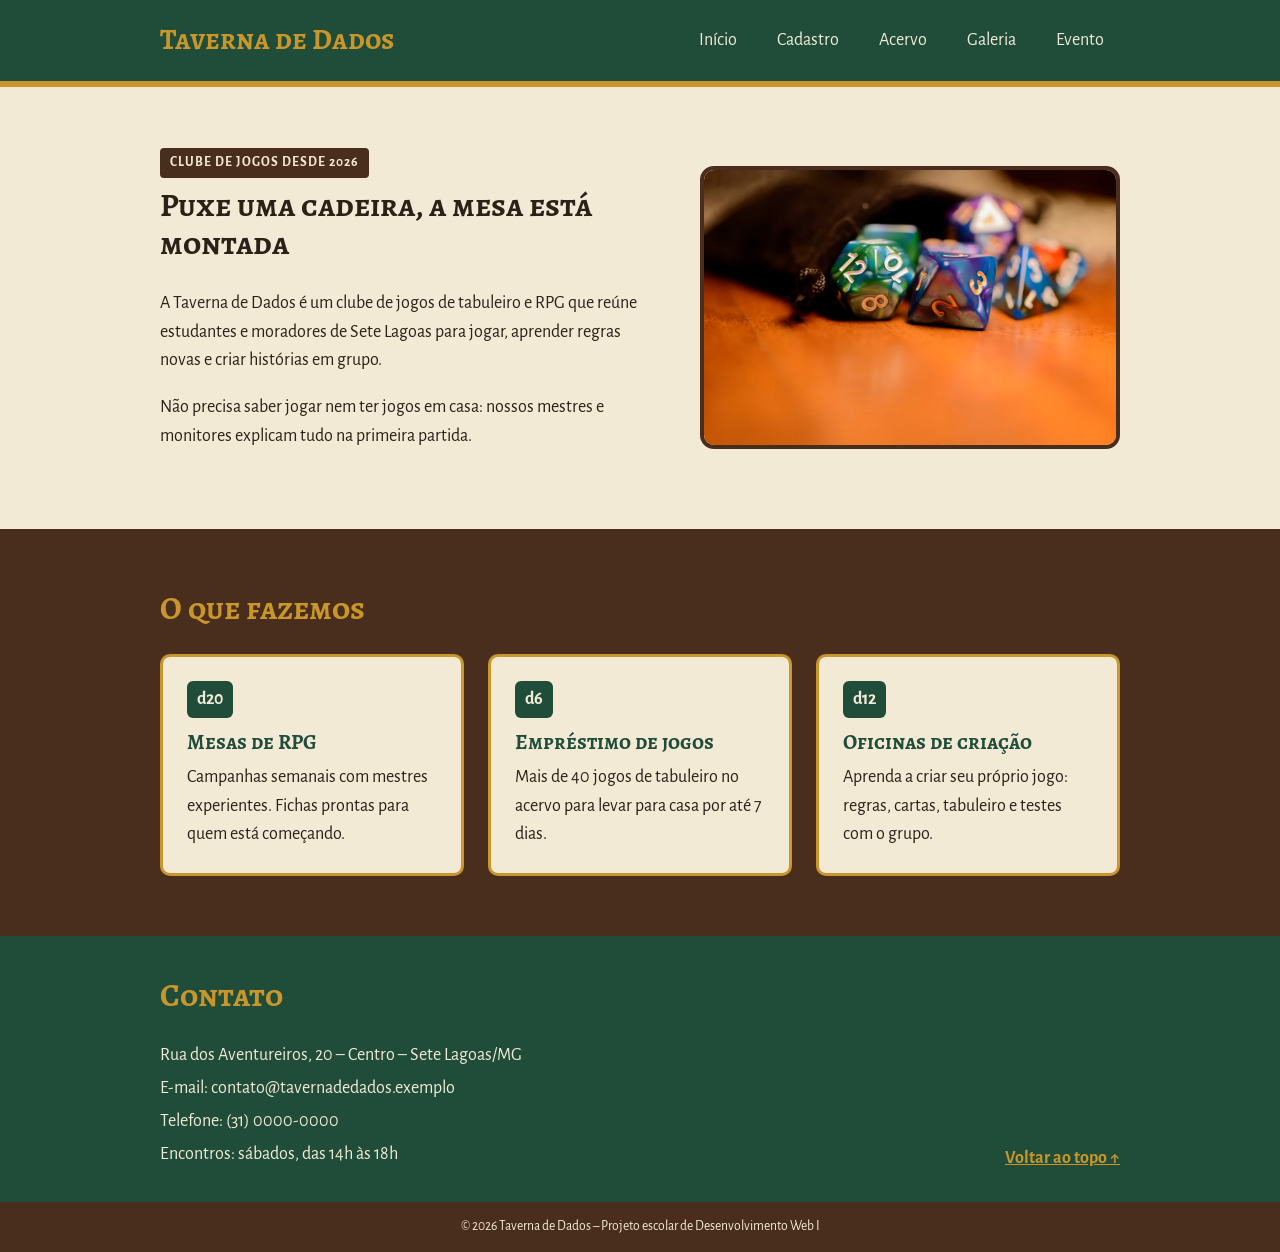
<file: index.html>
<!DOCTYPE html>
<html lang="pt-BR">
<head>
    <meta charset="UTF-8">
    <!-- Leva quem abre o endereço principal direto para a página inicial -->
    <meta http-equiv="refresh" content="0; url=exercicio1/index.html">
    <title>Taverna de Dados</title>
    <link rel="icon" type="image/png" href="exercicio1/img/icone.png">
</head>
<body>
    <p><a href="exercicio1/index.html">Ir para a Taverna de Dados</a></p>
</body>
</html>
</file>
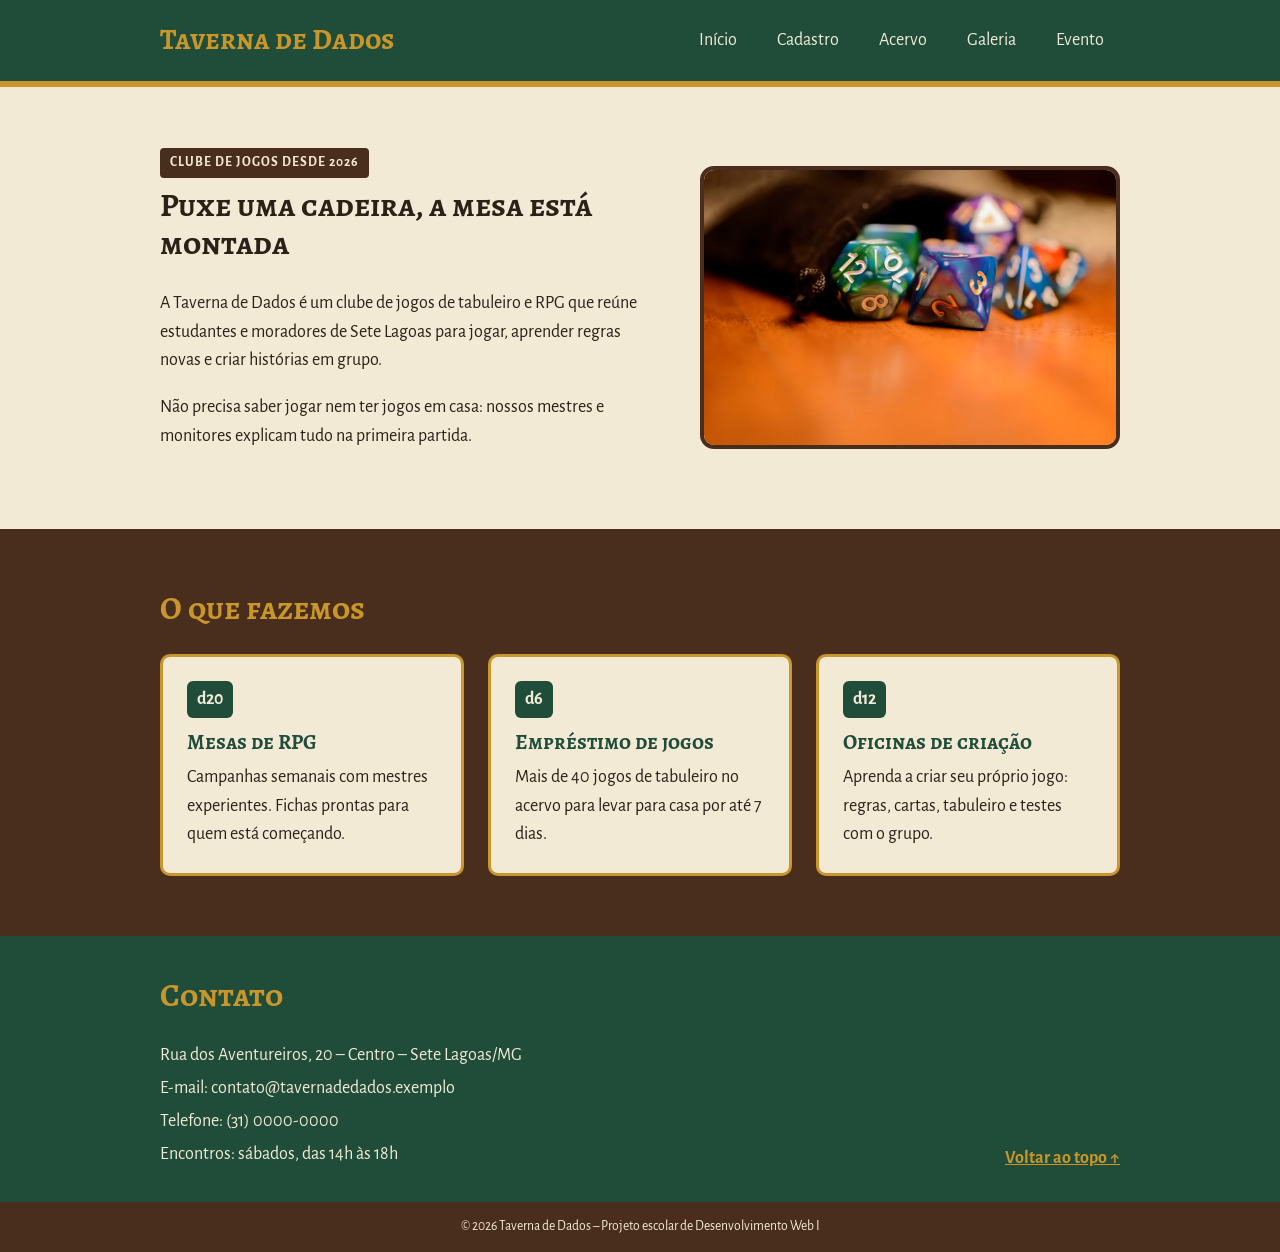
<file: exercicio1/index.html>
<!DOCTYPE html>
<html lang="pt-BR">
<head>
    <meta charset="UTF-8">
    <meta name="viewport" content="width=device-width, initial-scale=1.0">
    <title>Taverna de Dados | Clube de Jogos de Tabuleiro e RPG</title>
    <link rel="preconnect" href="https://fonts.googleapis.com">
    <link href="https://fonts.googleapis.com/css2?family=Alegreya+SC:wght@700&family=Alegreya+Sans:wght@400;700&display=swap" rel="stylesheet">
    <link rel="icon" type="image/png" href="img/icone.png">
    <link rel="stylesheet" href="css/estilo.css?v=2">
</head>
<body>

    <header id="topo">
        <div class="container cabecalho">
            <h1 class="logo">Taverna de Dados</h1>
            <nav>
                <ul class="menu">
                    <li><a href="../exercicio1/index.html">Início</a></li>
                    <li><a href="../exercicio2/index.html">Cadastro</a></li>
                    <li><a href="../exercicio3/index.html">Acervo</a></li>
                    <li><a href="../exercicio4/index.html">Galeria</a></li>
                    <li><a href="../exercicio5/index.html">Evento</a></li>
                </ul>
            </nav>
        </div>
    </header>

    <main>

        <section id="sobre" class="secao">
            <div class="container apresentacao">
                <div class="texto">
                    <p class="etiqueta">Clube de jogos desde 2026</p>
                    <h2>Puxe uma cadeira, a mesa está montada</h2>
                    <p>
                        A Taverna de Dados é um clube de jogos de tabuleiro e RPG
                        que reúne estudantes e moradores de Sete Lagoas para jogar,
                        aprender regras novas e criar histórias em grupo.
                    </p>
                    <p>
                        Não precisa saber jogar nem ter jogos em casa: nossos
                        mestres e monitores explicam tudo na primeira partida.
                    </p>
                </div>
                <img class="imagem-destaque"
                     src="img/dados-rpg.jpg"
                     alt="Dados de RPG coloridos em tons de azul, verde e roxo saindo de um saquinho preto sobre uma mesa de madeira">
            </div>
        </section>

        <section id="servicos" class="secao secao-escura">
            <div class="container">
                <h2>O que fazemos</h2>
                <div class="lista-servicos">
                    <article class="servico">
                        <span class="dado">d20</span>
                        <h3>Mesas de RPG</h3>
                        <p>Campanhas semanais com mestres experientes. Fichas prontas para quem está começando.</p>
                    </article>
                    <article class="servico">
                        <span class="dado">d6</span>
                        <h3>Empréstimo de jogos</h3>
                        <p>Mais de 40 jogos de tabuleiro no acervo para levar para casa por até 7 dias.</p>
                    </article>
                    <article class="servico">
                        <span class="dado">d12</span>
                        <h3>Oficinas de criação</h3>
                        <p>Aprenda a criar seu próprio jogo: regras, cartas, tabuleiro e testes com o grupo.</p>
                    </article>
                </div>
            </div>
        </section>

    </main>

    <footer id="contato">
        <div class="container rodape">
            <div>
                <h2>Contato</h2>
                <p>Rua dos Aventureiros, 20 – Centro – Sete Lagoas/MG</p>
                <p>E-mail: contato@tavernadedados.exemplo</p>
                <p>Telefone: (31) 0000-0000</p>
                <p>Encontros: sábados, das 14h às 18h</p>
            </div>
            <a class="voltar" href="#topo">Voltar ao topo ↑</a>
        </div>
        <p class="creditos">© 2026 Taverna de Dados – Projeto escolar de Desenvolvimento Web I</p>
    </footer>

</body>
</html>
</file>
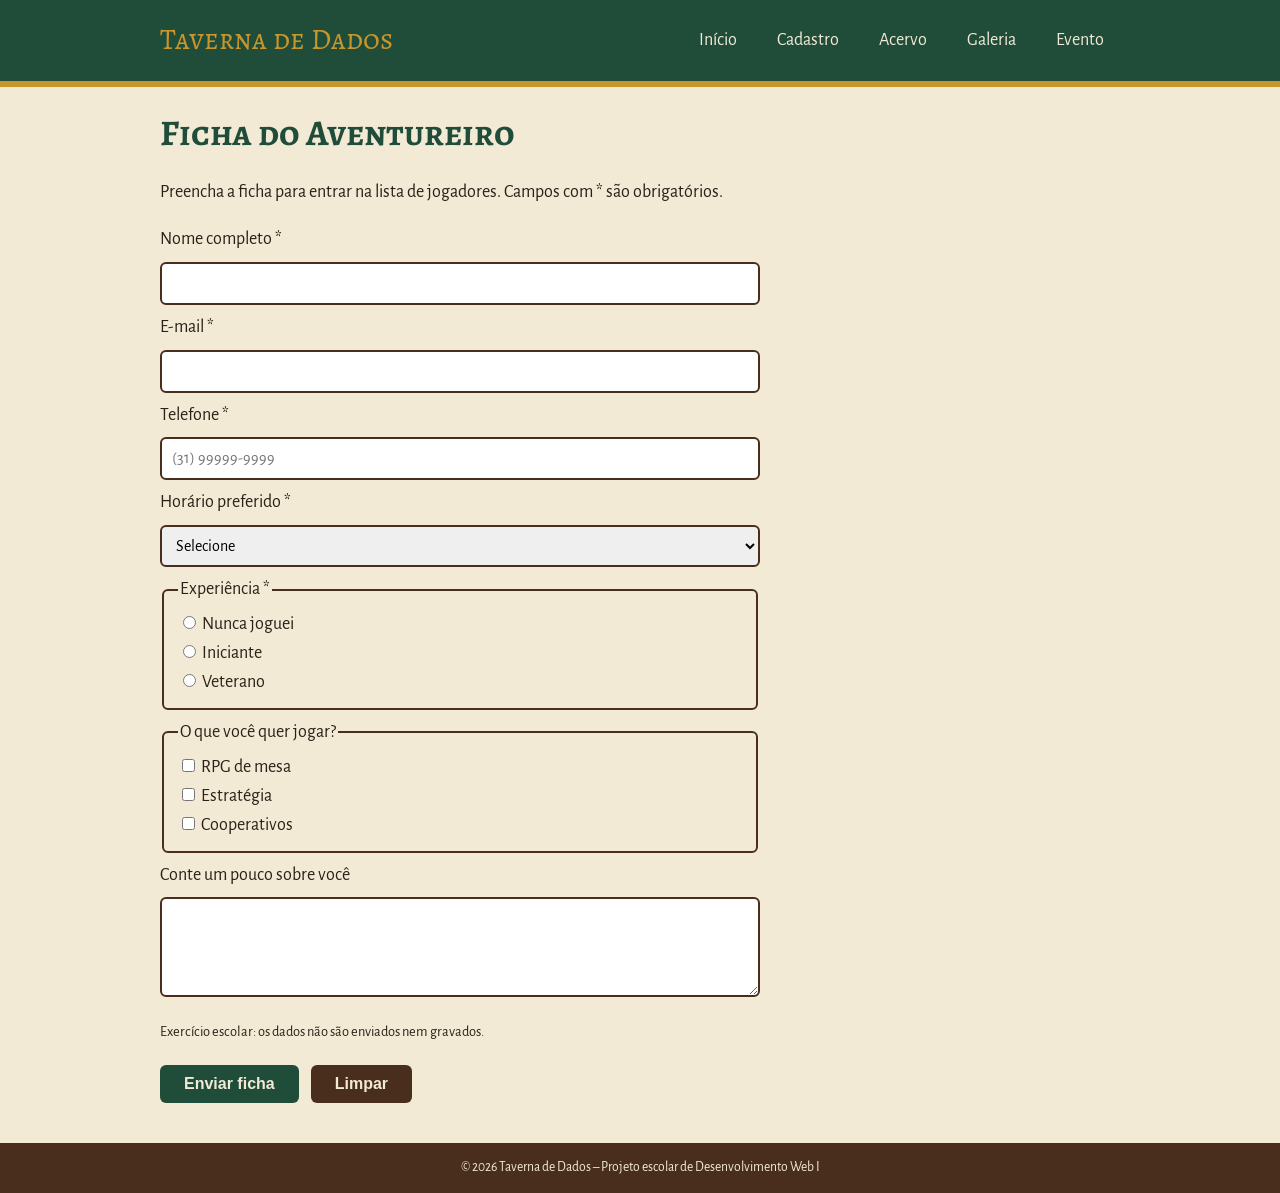
<file: exercicio2/index.html>
<!DOCTYPE html>
<html lang="pt-BR">
<head>
    <meta charset="UTF-8">
    <meta name="viewport" content="width=device-width, initial-scale=1.0">
    <title>Cadastro | Taverna de Dados</title>
    <link href="https://fonts.googleapis.com/css2?family=Alegreya+SC:wght@700&family=Alegreya+Sans:wght@400;700&display=swap" rel="stylesheet">
    <link rel="icon" type="image/png" href="../exercicio1/img/icone.png">
    <link rel="stylesheet" href="css/estilo.css">
</head>
<body>

    <!-- CABEÇALHO -->
    <header id="topo">
        <div class="container cabecalho">
            <p class="logo">Taverna de Dados</p>
            <nav>
                <ul class="menu">
                    <li><a href="../exercicio1/index.html">Início</a></li>
                    <li><a href="../exercicio2/index.html">Cadastro</a></li>
                    <li><a href="../exercicio3/index.html">Acervo</a></li>
                    <li><a href="../exercicio4/index.html">Galeria</a></li>
                    <li><a href="../exercicio5/index.html">Evento</a></li>
                </ul>
            </nav>
        </div>
    </header>

    <main class="container">
        <!-- TÍTULO -->
        <h1>Ficha do Aventureiro</h1>
        <p>Preencha a ficha para entrar na lista de jogadores. Campos com * são obrigatórios.</p>

        <!-- FORMULÁRIO -->
        <form class="formulario">
            <label for="nome">Nome completo *</label>
            <input type="text" id="nome" name="nome" required>

            <label for="email">E-mail *</label>
            <input type="email" id="email" name="email" required>

            <label for="telefone">Telefone *</label>
            <input type="tel" id="telefone" name="telefone" placeholder="(31) 99999-9999" required>

            <!-- OPÇÕES DE DISPONIBILIDADE DE HORÁRIO -->
            <label for="horario">Horário preferido *</label>
            <select id="horario" name="horario" required>
                <option value="">Selecione</option>
                <option value="sabado">Sábado à tarde</option>
                <option value="quarta">Quarta à noite</option>
                <option value="domingo">Domingo à tarde</option>
            </select>

            <!-- OPÇÕES DE EXPERIÊNCIA DO JOGADOR -->
            <fieldset>
                <legend>Experiência *</legend>
                <label><input type="radio" name="experiencia" value="nunca" required> Nunca joguei</label>
                <label><input type="radio" name="experiencia" value="iniciante"> Iniciante</label>
                <label><input type="radio" name="experiencia" value="veterano"> Veterano</label>
            </fieldset>

            <!-- CHECKBOX DE JOGOS -->
            <fieldset>
                <legend>O que você quer jogar?</legend>
                <label><input type="checkbox" name="interesses" value="rpg"> RPG de mesa</label>
                <label><input type="checkbox" name="interesses" value="estrategia"> Estratégia</label>
                <label><input type="checkbox" name="interesses" value="cooperativo"> Cooperativos</label>
            </fieldset>

            <label for="mensagem">Conte um pouco sobre você</label>
            <textarea id="mensagem" name="mensagem" rows="4"></textarea>

            <p class="aviso">Exercício escolar: os dados não são enviados nem gravados.</p>

            <!-- ENVIAR OU LIMPAR -->
            <div class="botoes">
                <button type="submit">Enviar ficha</button>
                <button type="reset">Limpar</button>
            </div>
        </form>
    </main>

    <!-- RODAPÉ -->
    <footer>
        <p class="creditos">© 2026 Taverna de Dados – Projeto escolar de Desenvolvimento Web I</p>
    </footer>

</body>
</html>
</file>
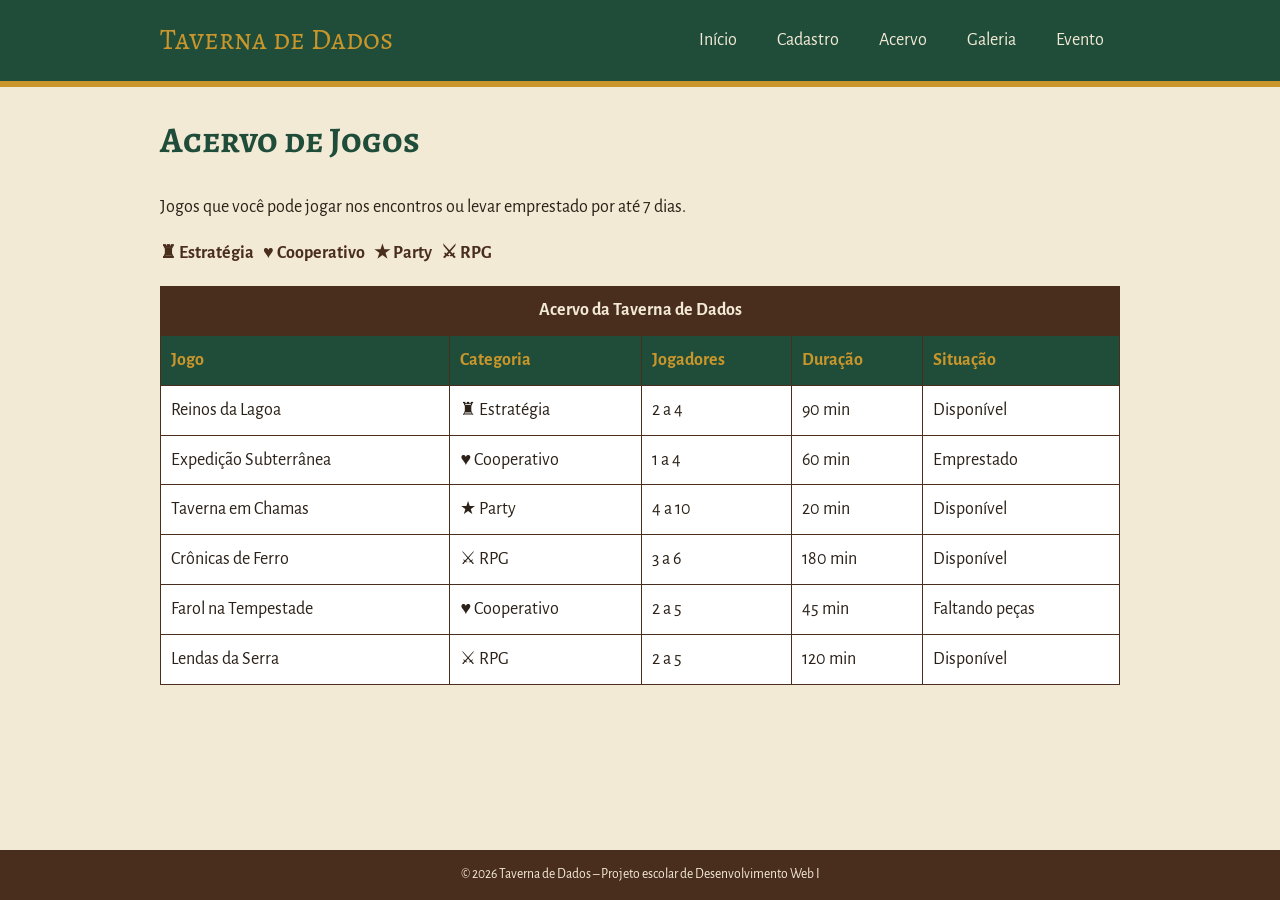
<file: exercicio3/index.html>
<!DOCTYPE html>
<html lang="pt-BR">
<head>
    <meta charset="UTF-8">
    <meta name="viewport" content="width=device-width, initial-scale=1.0">
    <title>Acervo | Taverna de Dados</title>
    <link href="https://fonts.googleapis.com/css2?family=Alegreya+SC:wght@700&family=Alegreya+Sans:wght@400;700&display=swap" rel="stylesheet">
    <link rel="icon" type="image/png" href="../exercicio1/img/icone.png">
    <link rel="stylesheet" href="css/estilo.css">
</head>
<body>

    <!-- CABEÇALHO -->
    <header id="topo">
        <div class="container cabecalho">
            <p class="logo">Taverna de Dados</p>
            <nav>
                <ul class="menu">
                    <li><a href="../exercicio1/index.html">Início</a></li>
                    <li><a href="../exercicio2/index.html">Cadastro</a></li>
                    <li><a href="../exercicio3/index.html">Acervo</a></li>
                    <li><a href="../exercicio4/index.html">Galeria</a></li>
                    <li><a href="../exercicio5/index.html">Evento</a></li>
                </ul>
            </nav>
        </div>
    </header>

    <main class="container">
        <!-- TÍTULO -->
        <h1>Acervo de Jogos</h1>
        <p>Jogos que você pode jogar nos encontros ou levar emprestado por até 7 dias.</p>

        <!-- LEGENDA -->
        <p class="legenda">♜ Estratégia &nbsp; ♥ Cooperativo &nbsp; ★ Party &nbsp; ⚔ RPG</p>

        <!-- ROLAGEM PARA CELULAR -->
        <div class="rolagem">
            <table>
                <caption>Acervo da Taverna de Dados</caption>
                <thead>
                    <tr>
                        <th>Jogo</th>
                        <th>Categoria</th>
                        <th>Jogadores</th>
                        <th>Duração</th>
                        <th>Situação</th>
                    </tr>
                </thead>
                <tbody>
                    <tr><td>Reinos da Lagoa</td><td>♜ Estratégia</td><td>2 a 4</td><td>90 min</td><td>Disponível</td></tr>
                    <tr><td>Expedição Subterrânea</td><td>♥ Cooperativo</td><td>1 a 4</td><td>60 min</td><td>Emprestado</td></tr>
                    <tr><td>Taverna em Chamas</td><td>★ Party</td><td>4 a 10</td><td>20 min</td><td>Disponível</td></tr>
                    <tr><td>Crônicas de Ferro</td><td>⚔ RPG</td><td>3 a 6</td><td>180 min</td><td>Disponível</td></tr>
                    <tr><td>Farol na Tempestade</td><td>♥ Cooperativo</td><td>2 a 5</td><td>45 min</td><td>Faltando peças</td></tr>
                    <tr><td>Lendas da Serra</td><td>⚔ RPG</td><td>2 a 5</td><td>120 min</td><td>Disponível</td></tr>
                </tbody>
            </table>
        </div>
    </main>

    <!-- RODAPÉ -->
    <footer>
        <p class="creditos">© 2026 Taverna de Dados – Projeto escolar de Desenvolvimento Web I</p>
    </footer>

</body>
</html>
</file>
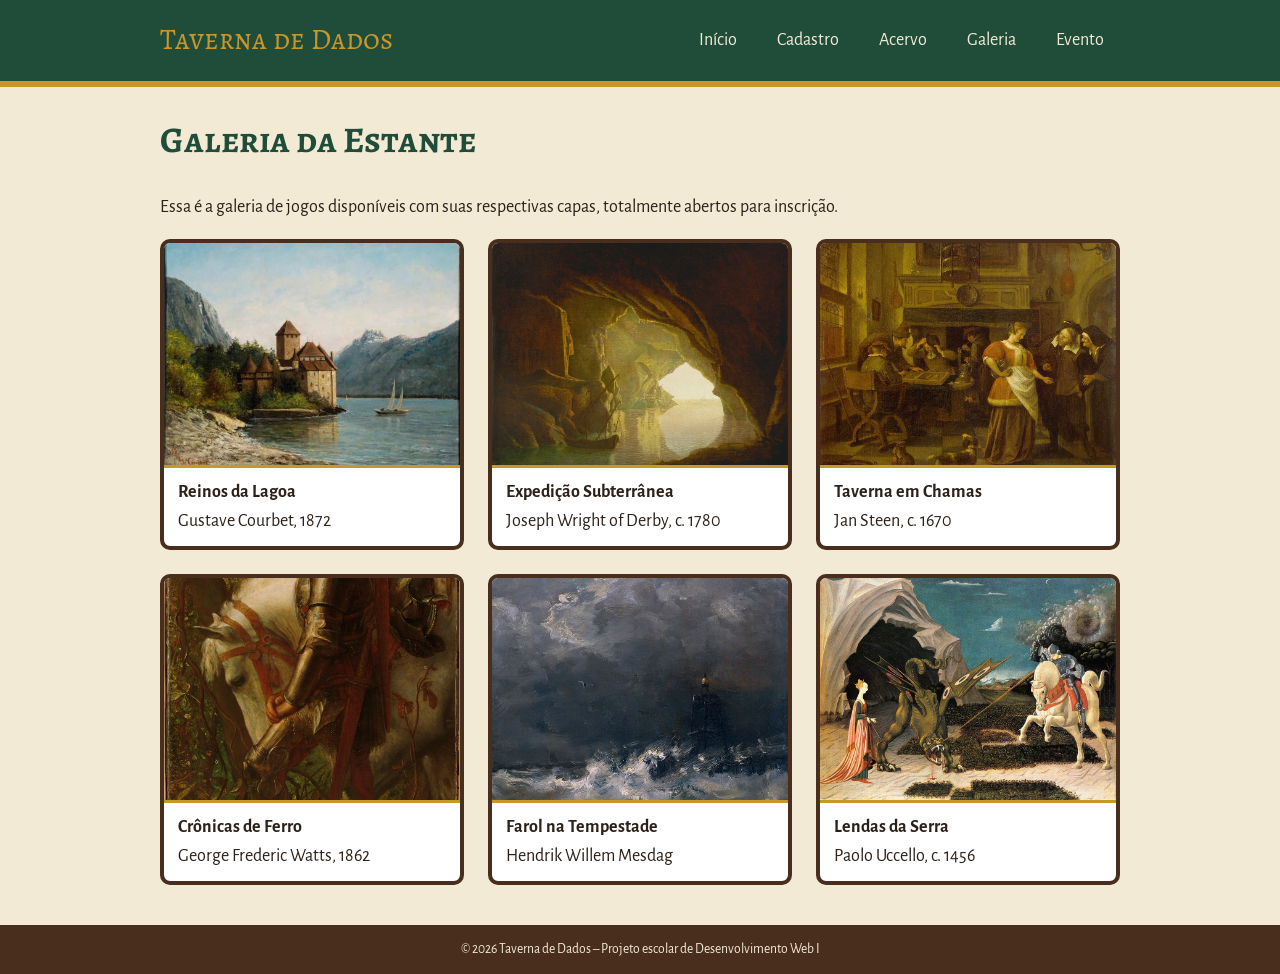
<file: exercicio4/index.html>
<!DOCTYPE html>
<html lang="pt-BR">
<head>
    <meta charset="UTF-8">
    <meta name="viewport" content="width=device-width, initial-scale=1.0">
    <title>Galeria | Taverna de Dados</title>
    <link href="https://fonts.googleapis.com/css2?family=Alegreya+SC:wght@700&family=Alegreya+Sans:wght@400;700&display=swap" rel="stylesheet">
    <link rel="icon" type="image/png" href="../exercicio1/img/icone.png">
    <link rel="stylesheet" href="css/estilo.css">
</head>
<body>

    <!-- CABEÇALHO -->
    <header id="topo">
        <div class="container cabecalho">
            <p class="logo">Taverna de Dados</p>
            <nav>
                <ul class="menu">
                    <li><a href="../exercicio1/index.html">Início</a></li>
                    <li><a href="../exercicio2/index.html">Cadastro</a></li>
                    <li><a href="../exercicio3/index.html">Acervo</a></li>
                    <li><a href="../exercicio4/index.html">Galeria</a></li>
                    <li><a href="../exercicio5/index.html">Evento</a></li>
                </ul>
            </nav>
        </div>
    </header>

    <main class="container">
        <!-- TÍTULO -->
        <h1>Galeria da Estante</h1>
        <p>Essa é a galeria de jogos disponíveis com suas respectivas capas, totalmente abertos para inscrição.</p>

        <!-- GALERIA -->
        <section class="galeria">
            <figure>
                <img src="img/Courbet_-_Castle_of_Chillon,_Evening,_1872,_1958.47.jpg"
                     alt="Pintura de um castelo de pedra na beira de um lago, ao entardecer">
                <figcaption><strong>Reinos da Lagoa</strong><br>Gustave Courbet, 1872</figcaption>
            </figure>

            <figure>
                <img src="img/Joseph_Wright_of_Derby_-_A_Grotto_in_the_Gulf_of_Salerno,_Sunset_-_Google_Art_Project.jpg"
                     alt="Pintura do interior escuro de uma gruta de pedra aberta para o mar ao pôr do sol">
                <figcaption><strong>Expedição Subterrânea</strong><br>Joseph Wright of Derby, c. 1780</figcaption>
            </figure>

            <figure>
                <img src="img/Jan_Steen_-_Tavern_Scene_-_WGA21757.jpg"
                     alt="Pintura de pessoas bebendo e conversando em volta de uma mesa dentro de uma taverna">
                <figcaption><strong>Taverna em Chamas</strong><br>Jan Steen, c. 1670</figcaption>
            </figure>

            <figure>
                <!-- LINK PARA CADASTRO (EXERCÍCIO 2) -->
                <a href="../exercicio2/index.html">
                    <img src="img/George_Frederick_Watts_-_Sir_Galahad_-_1943.209_-_Fogg_Museum.jpg"
                         alt="Pintura de um cavaleiro de armadura ao lado de um cavalo branco em uma floresta">
                </a>
                <figcaption><strong>Crônicas de Ferro</strong><br>George Frederic Watts, 1862</figcaption>
            </figure>

            <figure>
                <img src="img/Hendrik_Willem_Mesdag_-_Vuurtoren_in_de_branding.jpg"
                     alt="Pintura de um farol em meio a ondas agitadas do mar">
                <figcaption><strong>Farol na Tempestade</strong><br>Hendrik Willem Mesdag</figcaption>
            </figure>

            <figure>
                <a href="../exercicio2/index.html">
                    <img src="img/Saint_George_and_the_Dragon_by_Paolo_Uccello_(London)_01.jpg"
                         alt="Pintura de um cavaleiro a cavalo atacando um dragão com uma lança, ao lado de uma princesa">
                </a>
                <figcaption><strong>Lendas da Serra</strong><br>Paolo Uccello, c. 1456</figcaption>
            </figure>
        </section>

    </main>

    <!-- RODAPÉ -->
    <footer>
        <p class="creditos">© 2026 Taverna de Dados – Projeto escolar de Desenvolvimento Web I</p>
    </footer>

</body>
</html>
</file>
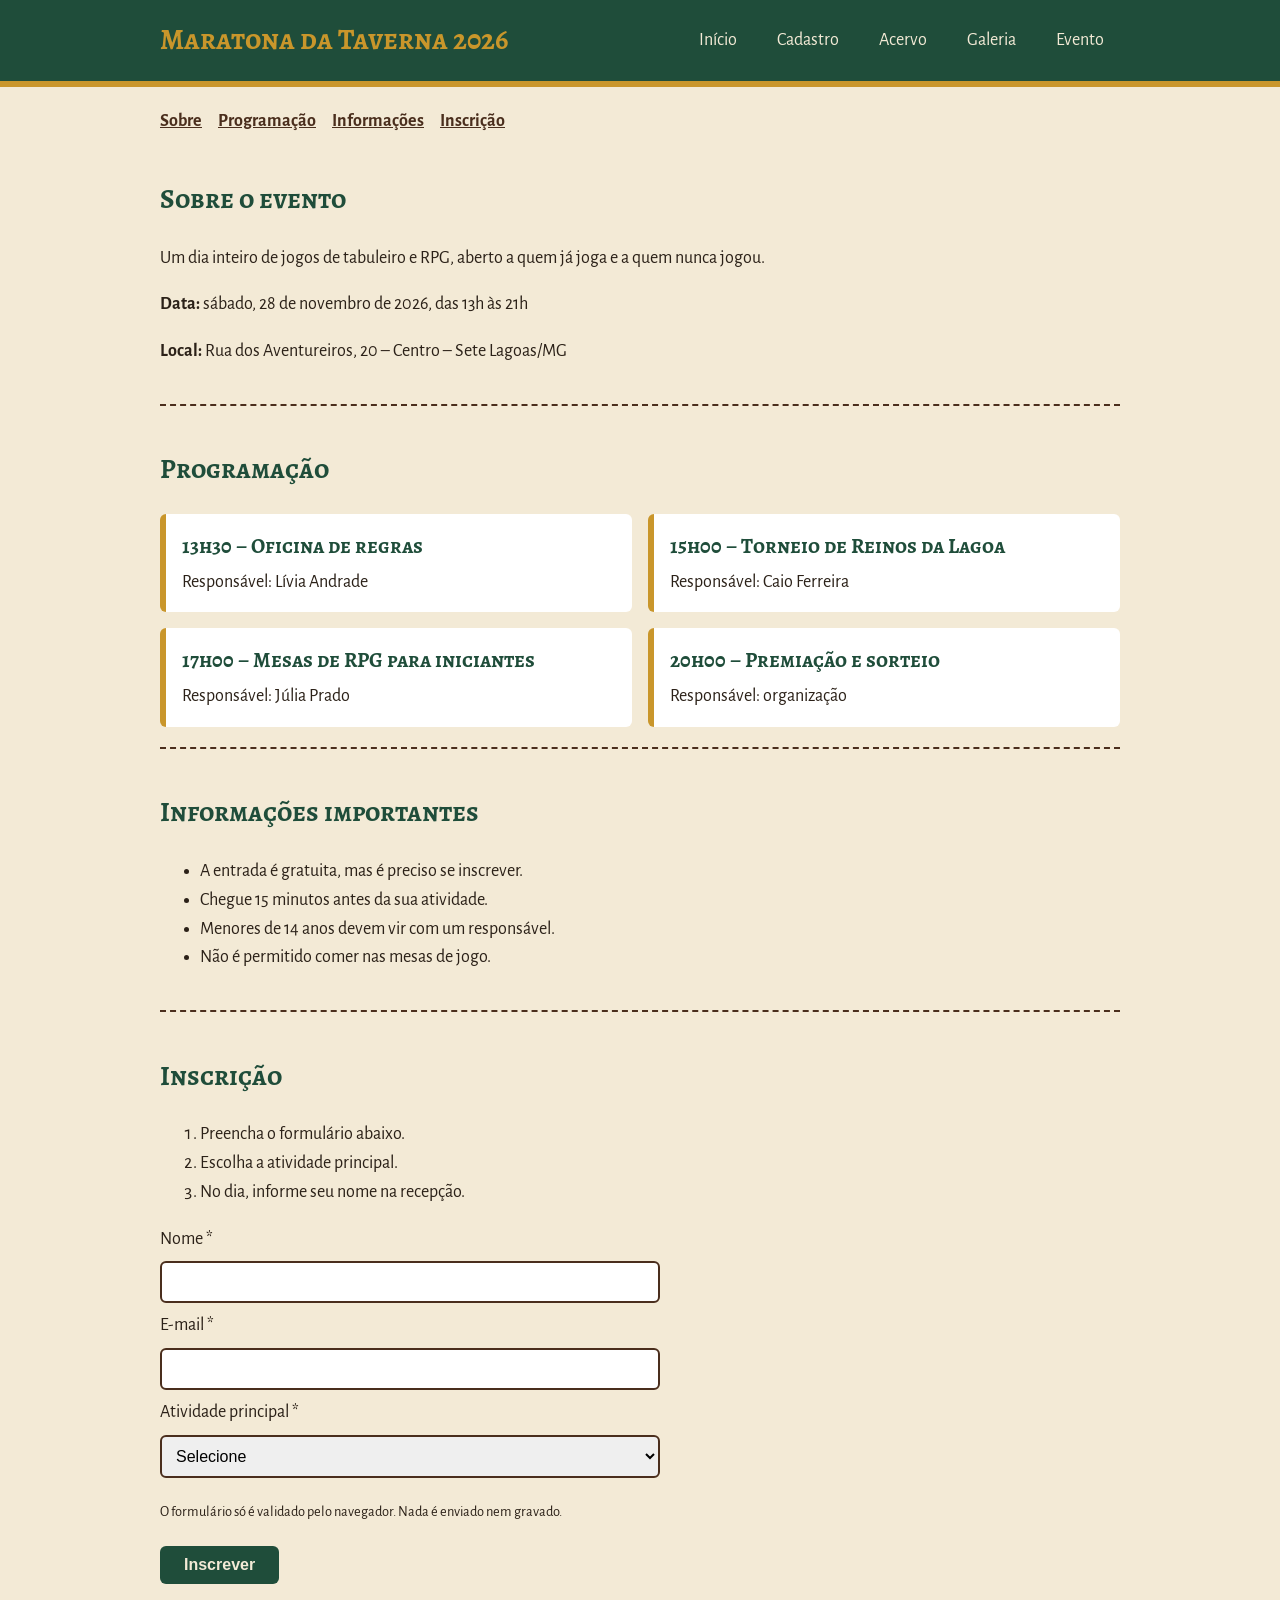
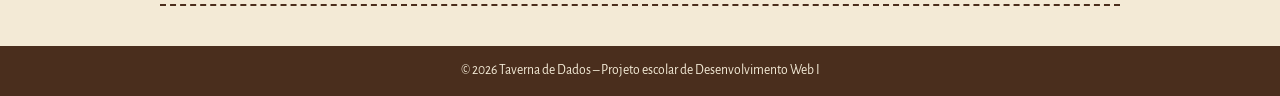
<file: exercicio5/index.html>
<!DOCTYPE html>
<html lang="pt-BR">
<head>
    <meta charset="UTF-8">
    <meta name="viewport" content="width=device-width, initial-scale=1.0">
    <title>Maratona da Taverna | Taverna de Dados</title>
    <link href="https://fonts.googleapis.com/css2?family=Alegreya+SC:wght@700&family=Alegreya+Sans:wght@400;700&display=swap" rel="stylesheet">
    <link rel="icon" type="image/png" href="../exercicio1/img/icone.png">
    <link rel="stylesheet" href="css/estilo.css">
</head>
<body>

    <!-- CABEÇALHO -->
    <header id="topo">
        <div class="container cabecalho">
            <h1 class="logo">Maratona da Taverna 2026</h1>
            <nav>
                <ul class="menu">
                    <li><a href="../exercicio1/index.html">Início</a></li>
                    <li><a href="../exercicio2/index.html">Cadastro</a></li>
                    <li><a href="../exercicio3/index.html">Acervo</a></li>
                    <li><a href="../exercicio4/index.html">Galeria</a></li>
                    <li><a href="../exercicio5/index.html">Evento</a></li>
                </ul>
            </nav>
        </div>
    </header>

    <main class="container">
        <!-- NAVEGAÇÃO INTERNA -->
        <nav class="menu-interno">
            <a href="#sobre">Sobre</a>
            <a href="#programacao">Programação</a>
            <a href="#informacoes">Informações</a>
            <a href="#inscricao">Inscrição</a>
        </nav>

        <!-- APRESENTAÇÃO (INFOMRAÇÕES) -->
        <section id="sobre">
            <h2>Sobre o evento</h2>
            <p>Um dia inteiro de jogos de tabuleiro e RPG, aberto a quem já joga e a quem nunca jogou.</p>
            <p><strong>Data:</strong> sábado, 28 de novembro de 2026, das 13h às 21h</p>
            <p><strong>Local:</strong> Rua dos Aventureiros, 20 – Centro – Sete Lagoas/MG</p>
        </section>

        <!-- PROGRAMAÇÃO -->
        <section id="programacao">
            <h2>Programação</h2>
            <div class="atividades">
                <article class="atividade">
                    <h3>13h30 – Oficina de regras</h3>
                    <p>Responsável: Lívia Andrade</p>
                </article>
                <article class="atividade">
                    <h3>15h00 – Torneio de Reinos da Lagoa</h3>
                    <p>Responsável: Caio Ferreira</p>
                </article>
                <article class="atividade">
                    <h3>17h00 – Mesas de RPG para iniciantes</h3>
                    <p>Responsável: Júlia Prado</p>
                </article>
                <article class="atividade">
                    <h3>20h00 – Premiação e sorteio</h3>
                    <p>Responsável: organização</p>
                </article>
            </div>
        </section>

        <!-- INFORMAÇÕES IMPORTANTES -->
        <section id="informacoes">
            <h2>Informações importantes</h2>
            <ul>
                <li>A entrada é gratuita, mas é preciso se inscrever.</li>
                <li>Chegue 15 minutos antes da sua atividade.</li>
                <li>Menores de 14 anos devem vir com um responsável.</li>
                <li>Não é permitido comer nas mesas de jogo.</li>
            </ul>
        </section>

        <!-- ORIENTAÇÕES E FORMULÁRIO DE INSCRIÇÃO -->
        <section id="inscricao">
            <h2>Inscrição</h2>
            <ol>
                <li>Preencha o formulário abaixo.</li>
                <li>Escolha a atividade principal.</li>
                <li>No dia, informe seu nome na recepção.</li>
            </ol>

            <form class="formulario">
                <label for="nome">Nome *</label>
                <input type="text" id="nome" name="nome" required>

                <label for="email">E-mail *</label>
                <input type="email" id="email" name="email" required>

                <label for="atividade">Atividade principal *</label>
                <select id="atividade" name="atividade" required>
                    <option value="">Selecione</option>
                    <option value="oficina">Oficina de regras</option>
                    <option value="torneio">Torneio de Reinos da Lagoa</option>
                    <option value="rpg">Mesas de RPG</option>
                </select>

                <p class="aviso">O formulário só é validado pelo navegador. Nada é enviado nem gravado.</p>
                <button type="submit">Inscrever</button>
            </form>
        </section>
    </main>

    <!-- RODAPÉ -->
    <footer>
        <p class="creditos">© 2026 Taverna de Dados – Projeto escolar de Desenvolvimento Web I</p>
    </footer>

</body>
</html>
</file>
<file: exercicio1/css/estilo.css>
:root {
    --feltro: #1f4d3a;
    --madeira: #4a2e1d;
    --pergaminho: #f3ead6;
    --ouro: #c9962b;
    --tinta: #2b2118;
}


* {
    box-sizing: border-box;
}

body {
    margin: 0;
    font-family: "Alegreya Sans", Arial, sans-serif;
    font-size: 18px;
    line-height: 1.6;
    color: var(--tinta);
    background-color: var(--pergaminho);
}

h1, h2, h3 {
    font-family: "Alegreya SC", Georgia, serif;
    line-height: 1.2;
}

h2 {
    font-size: 2rem;
    margin-top: 0;
}

img {
    max-width: 100%;
    height: auto;
}

.container {
    max-width: 1000px;
    margin: 0 auto;
    padding: 0 20px;
}

.secao {
    padding: 60px 0;
}


#topo {
    background-color: var(--feltro);
    border-bottom: 6px solid var(--ouro);
    padding: 16px 0;
}

.cabecalho {
    display: flex;
    justify-content: space-between;
    align-items: center;
    flex-wrap: wrap;
    gap: 12px;
}

.logo {
    margin: 0;
    font-size: 1.8rem;
    color: var(--ouro);
}

.menu {
    list-style: none;
    display: flex;
    flex-wrap: wrap;
    justify-content: center;
    gap: 8px;
    margin: 0;
    padding: 0;
}

.menu a {
    display: block;
    padding: 8px 14px;
    color: var(--pergaminho);
    text-decoration: none;
    border: 2px solid transparent;
    border-radius: 6px;
}

.menu a:hover,
.menu a:focus {
    border-color: var(--ouro);
    color: var(--ouro);
}

.apresentacao {
    display: flex;
    align-items: center;
    gap: 40px;
}

.texto {
    flex: 1;
}

.imagem-destaque {
    flex: 1;
    max-width: 420px;
    border: 4px solid var(--madeira);
    border-radius: 14px;
}

.etiqueta {
    display: inline-block;
    margin: 0 0 8px;
    padding: 4px 10px;
    font-size: 0.85rem;
    font-weight: bold;
    text-transform: uppercase;
    letter-spacing: 1px;
    color: var(--pergaminho);
    background-color: var(--madeira);
    border-radius: 4px;
}

.secao-escura {
    background-color: var(--madeira);
    color: var(--pergaminho);
}

.secao-escura h2 {
    color: var(--ouro);
}

.lista-servicos {
    display: grid;
    grid-template-columns: repeat(3, 1fr);
    gap: 24px;
}

.servico {
    background-color: var(--pergaminho);
    color: var(--tinta);
    padding: 24px;
    border: 3px solid var(--ouro);
    border-radius: 10px;
}

.servico h3 {
    margin: 12px 0 8px;
    color: var(--feltro);
}

.servico p {
    margin: 0;
}

.dado {
    display: inline-block;
    padding: 4px 10px;
    font-weight: bold;
    color: var(--pergaminho);
    background-color: var(--feltro);
    border-radius: 6px;
}

#contato {
    background-color: var(--feltro);
    color: var(--pergaminho);
    padding-top: 40px;
}

#contato h2 {
    color: var(--ouro);
}

.rodape {
    display: flex;
    justify-content: space-between;
    align-items: flex-end;
    flex-wrap: wrap;
    gap: 20px;
}

.rodape p {
    margin: 4px 0;
}

.aviso {
    font-size: 0.85rem;
    opacity: 0.8;
}

.voltar {
    color: var(--ouro);
    font-weight: bold;
}

.creditos {
    margin: 30px 0 0;
    padding: 14px 20px;
    text-align: center;
    font-size: 0.85rem;
    background-color: var(--madeira);
}

html {
    scroll-behavior: smooth;
}

@media (max-width: 700px) {
    .apresentacao {
        flex-direction: column;
    }

    .imagem-destaque {
        max-width: 100%;
    }

    .lista-servicos {
        grid-template-columns: 1fr;
    }

    .cabecalho {
        flex-direction: column;
        text-align: center;
    }

    h2 {
        font-size: 1.6rem;
    }
}
</file>
<file: exercicio2/css/estilo.css>
:root {
    --feltro: #1f4d3a;
    --madeira: #4a2e1d;
    --pergaminho: #f3ead6;
    --ouro: #c9962b;
    --tinta: #2b2118;
}

* {
    box-sizing: border-box;
}

body {
    margin: 0;
    font-family: "Alegreya Sans", Arial, sans-serif;
    font-size: 18px;
    line-height: 1.6;
    color: var(--tinta);
    background-color: var(--pergaminho);
}

h1, h2, h3 {
    font-family: "Alegreya SC", Georgia, serif;
    color: var(--feltro);
    line-height: 1.2;
}

.container {
    max-width: 1000px;
    margin: 0 auto;
    padding: 0 20px;
}

#topo {
    background-color: var(--feltro);
    border-bottom: 6px solid var(--ouro);
    padding: 16px 0;
}

.cabecalho {
    display: flex;
    justify-content: space-between;
    align-items: center;
    flex-wrap: wrap;
    gap: 12px;
}

.logo {
    margin: 0;
    font-size: 1.8rem;
    font-family: "Alegreya SC", Georgia, serif;
    color: var(--ouro);
}

.menu {
    list-style: none;
    display: flex;
    flex-wrap: wrap;
    gap: 8px;
    margin: 0;
    padding: 0;
}

.menu a {
    display: block;
    padding: 8px 14px;
    color: var(--pergaminho);
    text-decoration: none;
    border: 2px solid transparent;
    border-radius: 6px;
}

.menu a:hover,
.menu a:focus {
    border-color: var(--ouro);
    color: var(--ouro);
}

.creditos {
    margin: 40px 0 0;
    padding: 14px 20px;
    text-align: center;
    font-size: 0.85rem;
    color: var(--pergaminho);
    background-color: var(--madeira);
}

/* Formulário */
.formulario {
    display: flex;
    flex-direction: column;
    gap: 8px;
    max-width: 600px;
}

input, select, textarea {
    padding: 10px;
    font-size: 1rem;
    font-family: inherit;
    border: 2px solid var(--madeira);
    border-radius: 6px;
}

input:focus, select:focus, textarea:focus {
    outline: 3px solid var(--ouro);
}

input:user-invalid, select:user-invalid {
    border-color: #a3262a;
}

fieldset {
    border: 2px solid var(--madeira);
    border-radius: 6px;
}

fieldset label {
    display: block;
}

.aviso {
    font-size: 0.9rem;
}

.botoes {
    display: flex;
    gap: 12px;
}

button {
    padding: 10px 24px;
    font-size: 1rem;
    font-weight: bold;
    color: var(--pergaminho);
    background-color: var(--feltro);
    border: none;
    border-radius: 6px;
    cursor: pointer;
}

button[type="reset"] {
    background-color: var(--madeira);
}

button:hover {
    background-color: var(--ouro);
}
</file>
<file: exercicio3/css/estilo.css>
:root {
    --feltro: #1f4d3a;
    --madeira: #4a2e1d;
    --pergaminho: #f3ead6;
    --ouro: #c9962b;
    --tinta: #2b2118;
}

* {
    box-sizing: border-box;
}

body {
    margin: 0;
    font-family: "Alegreya Sans", Arial, sans-serif;
    font-size: 18px;
    line-height: 1.6;
    color: var(--tinta);
    background-color: var(--pergaminho);
    position: relative;
    min-height: 100vh; 
    padding-bottom: 80px;
}

h1, h2, h3 {
    font-family: "Alegreya SC", Georgia, serif;
    color: var(--feltro);
}

.container {
    max-width: 1000px;
    margin: 0 auto;
    padding: 0 20px;
}

#topo {
    background-color: var(--feltro);
    border-bottom: 6px solid var(--ouro);
    padding: 16px 0;
}

.cabecalho {
    display: flex;
    justify-content: space-between;
    align-items: center;
    flex-wrap: wrap;
    gap: 12px;
}

.logo {
    margin: 0;
    font-size: 1.8rem;
    font-family: "Alegreya SC", Georgia, serif;
    color: var(--ouro);
}

.menu {
    list-style: none;
    display: flex;
    flex-wrap: wrap;
    gap: 8px;
    margin: 0;
    padding: 0;
}

.menu a {
    display: block;
    padding: 8px 14px;
    color: var(--pergaminho);
    text-decoration: none;
    border: 2px solid transparent;
    border-radius: 6px;
}

.menu a:hover,
.menu a:focus {
    border-color: var(--ouro);
    color: var(--ouro);
}

/* Rodapé */
.creditos {
    padding: 14px 20px;
    text-align: center;
    font-size: 0.85rem;
    color: var(--pergaminho);
    background-color: var(--madeira);
    position: absolute;
    bottom: 0;
    width: 100%;
    margin: 0;
}

.legenda {
    font-weight: bold;
    color: var(--madeira);
}

.rolagem {
    overflow-x: auto;
}

table {
    width: 100%;
    min-width: 600px;
    border-collapse: collapse;
    background-color: white;
}

caption {
    padding: 10px;
    font-weight: bold;
    color: var(--pergaminho);
    background-color: var(--madeira);
}

th, td {
    padding: 10px;
    text-align: left;
    border: 1px solid var(--madeira);
}

th {
    color: var(--ouro);
    background-color: var(--feltro);
}

tbody tr:hover {
    background-color: #ead9a8;
}
</file>
<file: exercicio4/css/estilo.css>
:root {
    --feltro: #1f4d3a;
    --madeira: #4a2e1d;
    --pergaminho: #f3ead6;
    --ouro: #c9962b;
    --tinta: #2b2118;
}

* {
    box-sizing: border-box;
}

body {
    margin: 0;
    font-family: "Alegreya Sans", Arial, sans-serif;
    font-size: 18px;
    line-height: 1.6;
    color: var(--tinta);
    background-color: var(--pergaminho);
}

h1, h2, h3 {
    font-family: "Alegreya SC", Georgia, serif;
    color: var(--feltro);
}

.container {
    max-width: 1000px;
    margin: 0 auto;
    padding: 0 20px;
}

#topo {
    background-color: var(--feltro);
    border-bottom: 6px solid var(--ouro);
    padding: 16px 0;
}

.cabecalho {
    display: flex;
    justify-content: space-between;
    align-items: center;
    flex-wrap: wrap;
    gap: 12px;
}

.logo {
    margin: 0;
    font-size: 1.8rem;
    font-family: "Alegreya SC", Georgia, serif;
    color: var(--ouro);
}

.menu {
    list-style: none;
    display: flex;
    flex-wrap: wrap;
    gap: 8px;
    margin: 0;
    padding: 0;
}

.menu a {
    display: block;
    padding: 8px 14px;
    color: var(--pergaminho);
    text-decoration: none;
    border: 2px solid transparent;
    border-radius: 6px;
}

.menu a:hover,
.menu a:focus {
    border-color: var(--ouro);
    color: var(--ouro);
}

/* Rodapé */
.creditos {
    margin: 40px 0 0;
    padding: 14px 20px;
    text-align: center;
    font-size: 0.85rem;
    color: var(--pergaminho);
    background-color: var(--madeira);
}

.galeria {
    display: grid;
    grid-template-columns: repeat(auto-fill, minmax(260px, 1fr));
    gap: 24px;
}

figure {
    margin: 0;
    background-color: white;
    border: 4px solid var(--madeira);
    border-radius: 10px;
    overflow: hidden;
}

figure img {
    display: block;
    width: 100%;
    aspect-ratio: 4 / 3;
    object-fit: cover;
    transition: transform 0.3s;
}

figure:hover img {
    transform: scale(1.05);
}

figcaption {
    padding: 10px 14px;
    border-top: 3px solid var(--ouro);
}

.fonte {
    font-size: 0.85rem;
}
</file>
<file: exercicio5/css/estilo.css>
:root {
    --feltro: #1f4d3a;
    --madeira: #4a2e1d;
    --pergaminho: #f3ead6;
    --ouro: #c9962b;
    --tinta: #2b2118;
}

* {
    box-sizing: border-box;
}

body {
    margin: 0;
    font-family: "Alegreya Sans", Arial, sans-serif;
    font-size: 18px;
    line-height: 1.6;
    color: var(--tinta);
    background-color: var(--pergaminho);
}

h1, h2, h3 {
    font-family: "Alegreya SC", Georgia, serif;
    color: var(--feltro);
}

.container {
    max-width: 1000px;
    margin: 0 auto;
    padding: 0 20px;
}

#topo {
    background-color: var(--feltro);
    border-bottom: 6px solid var(--ouro);
    padding: 16px 0;
}

.cabecalho {
    display: flex;
    justify-content: space-between;
    align-items: center;
    flex-wrap: wrap;
    gap: 12px;
}

.logo {
    margin: 0;
    font-size: 1.8rem;
    color: var(--ouro);
}

.menu {
    list-style: none;
    display: flex;
    flex-wrap: wrap;
    gap: 8px;
    margin: 0;
    padding: 0;
}

.menu a {
    display: block;
    padding: 8px 14px;
    color: var(--pergaminho);
    text-decoration: none;
    border: 2px solid transparent;
    border-radius: 6px;
}

.menu a:hover,
.menu a:focus {
    border-color: var(--ouro);
    color: var(--ouro);
}

.creditos {
    margin: 40px 0 0;
    padding: 14px 20px;
    text-align: center;
    font-size: 0.85rem;
    color: var(--pergaminho);
    background-color: var(--madeira);
}

html {
    scroll-behavior: smooth;
}

/* Links para as seções da página */
.menu-interno {
    display: flex;
    flex-wrap: wrap;
    gap: 16px;
    padding-top: 20px;
}

.menu-interno a {
    color: var(--madeira);
    font-weight: bold;
}

.menu-interno a:hover {
    color: var(--ouro);
}

section {
    padding: 20px 0;
    border-bottom: 2px dashed var(--madeira);
}

.atividades {
    display: grid;
    grid-template-columns: repeat(2, 1fr);
    gap: 16px;
}

.atividade {
    padding: 16px;
    background-color: white;
    border-left: 6px solid var(--ouro);
    border-radius: 6px;
}

.atividade h3 {
    margin: 0;
}

.atividade p {
    margin: 4px 0 0;
}

.formulario {
    display: flex;
    flex-direction: column;
    gap: 8px;
    max-width: 500px;
}

input, select {
    padding: 10px;
    font-size: 1rem;
    border: 2px solid var(--madeira);
    border-radius: 6px;
}

input:focus, select:focus {
    outline: 3px solid var(--ouro);
}

.aviso {
    font-size: 0.9rem;
}

button {
    align-self: flex-start;
    padding: 10px 24px;
    font-size: 1rem;
    font-weight: bold;
    color: var(--pergaminho);
    background-color: var(--feltro);
    border: none;
    border-radius: 6px;
    cursor: pointer;
}

button:hover {
    background-color: var(--ouro);
}

@media (max-width: 700px) {
    .atividades {
        grid-template-columns: 1fr;
    }
}
</file>
